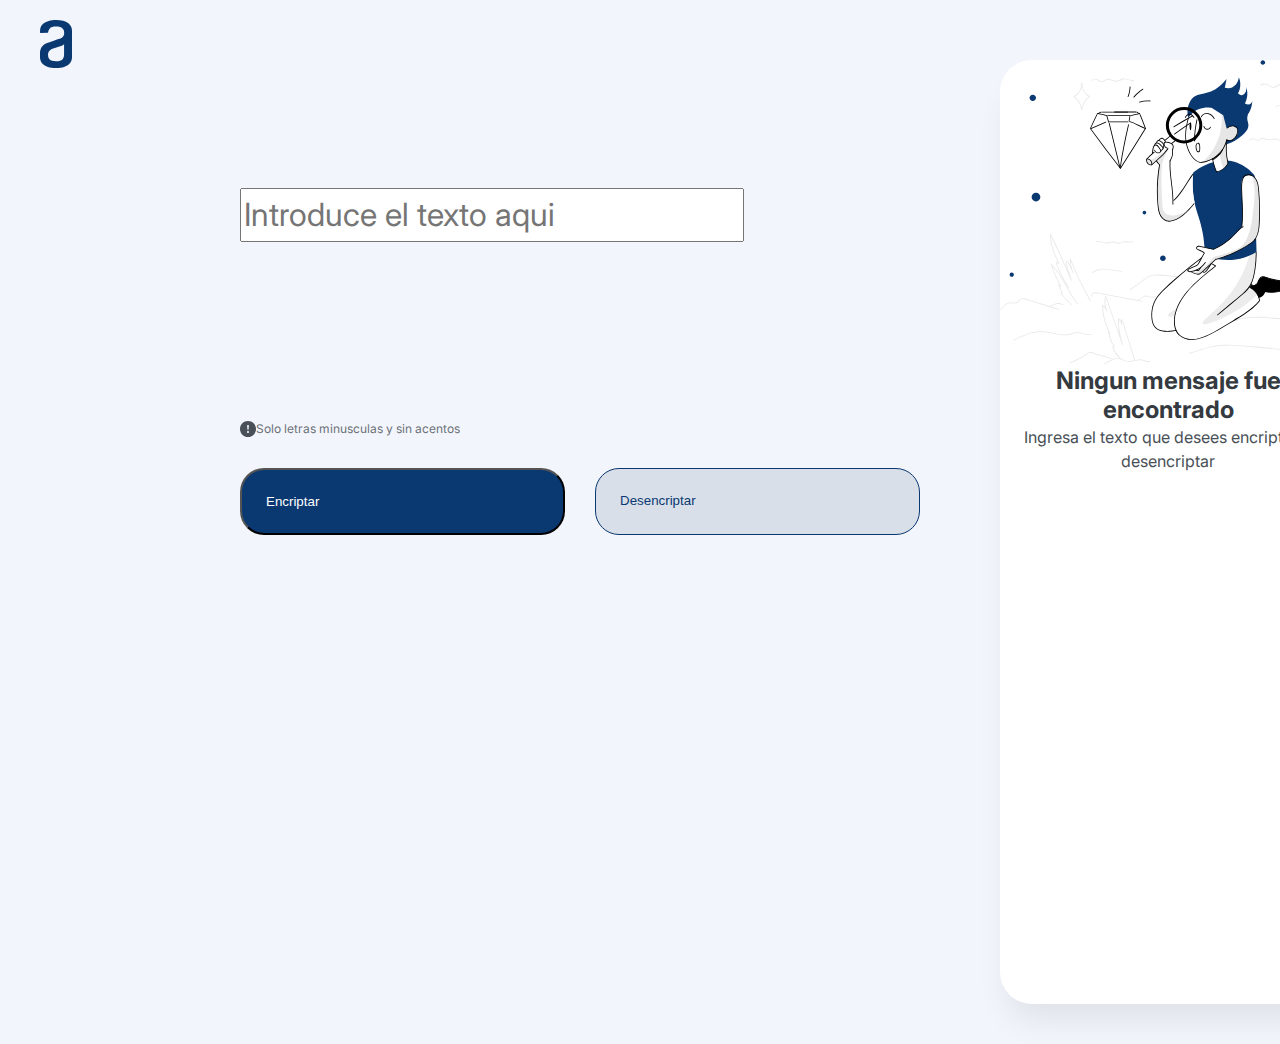
<file: index.html>
<!DOCTYPE html>
<html lang="es">

<head>
    <meta charset="UTF-8" />
    <meta http-equiv="X-UA-Compatible" content="IE=edge" />
    <meta name="viewport" content="width=device-width, initial-scale=1.0" />
    <link rel="icon" href="alura.svg" >
    <link rel="preconnect" href="https://fonts.googleapis.com" />
    <link rel="preconnect" href="https://fonts.gstatic.com" crossorigin />
    <link href="https://fonts.googleapis.com/css2?family=Inter:wght@300&display=swap" rel="stylesheet" />
    <link rel="stylesheet" href="reset.css">
    <link rel="stylesheet" href="style.css" />
    <title>Reto Encriptador Alura</title>
</head>

<body>
    <header>
        <div class="Alura">
            <img src="alura.svg" alt="Logo Alura" />
        </div>
    </header>

    <div class="input">
        <label for="texto"></label>
        <input type="text" class="introducirtexto" placeholder="Introduce el texto aqui" id="textoInput" />
    </div>

    <div class="rectangulo1">
        <div class="muñeco">
            <img class="muñeco1" src="muñeco.svg" id="muñeco1" alt="muneñeco" />
        </div>
        <div class="posiciontexto1">
            <p class="texto1" id="texto1">Ningun mensaje fue encontrado</p>
            <div class="posiciontexto2">
                <p class="texto22" id="texto2">
                    Ingresa el texto que desees encriptar o desencriptar
                </p>
                <button class="botonCopiar" id="copiarTexto" type="button" onclick="copiarContenido()">Copiar Texto</button>
            </div>
        </div>
    </div>

    <div class="frame1">
        <img src="admiracion.svg" alt="signo de admiracion" />
        <p class="texto3"> Solo letras minusculas y sin acentos</p>
    </div>

    <div class="botones">
        <button class="boton1" onclick="encriptarTexto()" type="button">
            Encriptar
        </button>

        <button class="boton2" onclick="desencriptarTexto()" type="button">
            Desencriptar
        </button>
    </div>

    <script src="app.js"></script>
</body>

</html>
</file>
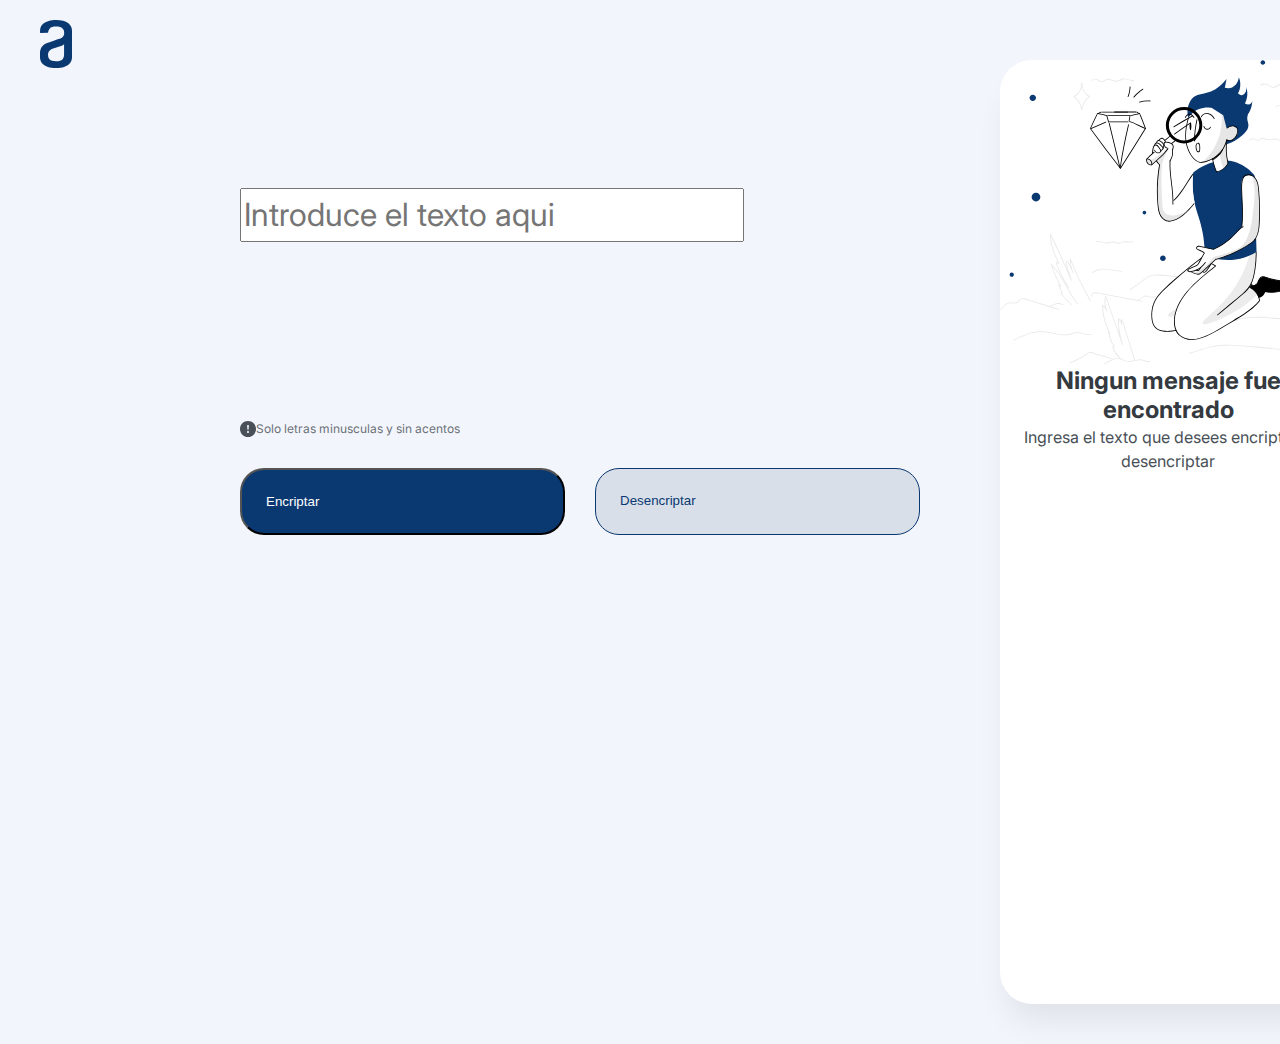
<file: Encriptador Alura/index.html>
<!DOCTYPE html>
<html lang="es">

<head>
    <meta charset="UTF-8" />
    <meta http-equiv="X-UA-Compatible" content="IE=edge" />
    <meta name="viewport" content="width=device-width, initial-scale=1.0" />
    <link rel="icon" href="/Encriptador Alura/alura.svg" >
    <link rel="preconnect" href="https://fonts.googleapis.com" />
    <link rel="preconnect" href="https://fonts.gstatic.com" crossorigin />
    <link href="https://fonts.googleapis.com/css2?family=Inter:wght@300&display=swap" rel="stylesheet" />
    <link rel="stylesheet" href="/Encriptador Alura/reset.css">
    <link rel="stylesheet" href="/Encriptador Alura/index.css" />
    <title>Reto Encriptador Alura</title>
</head>

<body>
    <header>
        <div class="Alura">
            <img src="/Encriptador Alura/alura.svg" alt="Logo Alura" />
        </div>
    </header>

    <div class="input">
        <label for="texto"></label>
        <input type="text" class="introducirtexto" placeholder="Introduce el texto aqui" id="textoInput" />
    </div>

    <div class="rectangulo1">
        <div class="muñeco">
            <img class="muñeco1" src="/Encriptador Alura/muñeco.svg" id="muñeco1" alt="muneñeco" />
        </div>
        <div class="posiciontexto1">
            <p class="texto1" id="texto1">Ningun mensaje fue encontrado</p>
            <div class="posiciontexto2">
                <p class="texto22" id="texto2">
                    Ingresa el texto que desees encriptar o desencriptar
                </p>
                <button class="botonCopiar" id="copiarTexto" type="button" onclick="copiarContenido()">Copiar Texto</button>
            </div>
        </div>
    </div>

    <div class="frame1">
        <img src="/Encriptador Alura/admiracion.svg" alt="signo de admiracion" />
        <p class="texto3"> Solo letras minusculas y sin acentos</p>
    </div>

    <div class="botones">
        <button class="boton1" onclick="encriptarTexto()" type="button">
            Encriptar
        </button>

        <button class="boton2" onclick="desencriptarTexto()" type="button">
            Desencriptar
        </button>
    </div>

    <script src="/Encriptador Alura/index.js"></script>
</body>

</html>
</file>
<file: style.css>
.Alura {
    position: static;
    width: 120px;
    height: 48px;
    left: 0px;
    top: 0px;
    margin-top: 20px;
    margin-left: 40px;


    /* Inside auto layout */


}

body {
    position: relative;
    width: 1440px;
    height: 1024px;

    /* Light blue/light-blue-100 */

    background: #F3F5FC;
}

.input {
    position: absolute;
    width: 577px;
    height: 48px;
    left: 240px;
    top: 168px;
}

input {
    font-family: 'Inter', sans-serif;
    font-style: normal;
    font-weight: 400;
    font-size: 32px;
    line-height: 150%;
    color: #0A3871;
}

.rectangulo1 {
    position: absolute;
    width: 400px;
    height: 944px;
    left: 1000px;
    top: 40px;

    /* White */

    background: #FFFFFF;
    /* shadow */

    box-shadow: 0px 24px 32px -8px rgba(0, 0, 0, 0.08);
    border-radius: 32px;
}

.posiciontexto1 {
    position: static;
    width: 336px;
    height: 58px;
    left: 0px;
    top: 0px;
}

.texto1 {
    font-family: 'Inter', sans-serif;
    font-style: normal;
    font-weight: 700;
    font-size: 24px;
    line-height: 120%;
    /* or 29px */

    text-align: center;

    /* Gray/gray-500 */

    color: #343A40;

}

.posiciontexto2 {
    position: static;
    width: 336px;
    height: 48px;
    left: 0px;
    top: 74px;
}

.texto22 {

    font-family: 'Inter', sans-serif;
    font-style: normal;
    font-weight: 400;
    font-size: 16px;
    line-height: 150%;
    /* or 24px */

    text-align: center;

    /* Gray/gray-400 */

    color: #495057;
}

.botonCopiar{
    margin-left: 33%;
    margin-top: 90%;
    padding: 24px;
    width: 40%;
    height: 10%;
    background: #D8DFE8;
    border-radius: 24px;
    text-align: center;
    display: none;
}

.frame1 {
    display: flex;
    flex-direction: row;
    align-items: center;
    padding: 0px;

    position: absolute;
    width: 229px;
    height: 18px;
    left: 240px;
    top: 400px;

}

.texto3 {

    position: static;
    width: 205px;
    height: 18px;
    left: 24px;
    top: 0px;

    font-family: 'Inter';
    font-weight: bold;
    font-style: normal;
    font-weight: 400;
    font-size: 12px;
    line-height: 150%;
    /* identical to box height, or 18px */


    /* Gray/gray-400 */

    color: #495057;

    opacity: 0.8;

}

.botones {
    display: flex;
    flex-direction: row;
    align-items: flex-start;
    padding: 0px;
    

    position: inherit;
    width: 680px;
    height: 67px;
    left: 240px;
    top: 400px;
}

.boton1 {
    text-align: center;
    display: flex;
    flex-direction: row;
    align-items: flex-start;
    padding: 24px;

    position: static;
    width: 328px;
    height: 67px;
    left: 0px;
    top: 0px;
    margin-right: 30px;

    /* Dark blue/dark-blue-300 */

    background: #0A3871;
    border-radius: 24px;
    color: #FFFFFF;
}

.boton2 {
    display: flex;
    flex-direction: row;
    align-items: flex-start;
    padding: 24px;

    position: static;
    width: 328px;
    height: 67px;
    left: 500px;
    top: 0px;
    text-align: center;
    color: #0A3871;

    /* Light gray */

    background: #D8DFE8;
    /* Dark blue/dark-blue-300 */

    border: 1px solid #0A3871;
    box-sizing: border-box;
    border-radius: 24px;

}

@media screen and (max-width: 770px) {
    .Alura {
        display: inherit;
        margin-left: 40px
    }

    .input {
        display: inherit;
        left: 0px;
        top: 100px;
        width: 1px;

    }

    .rectangulo1 {
        display: inherit;
        position: relative;
        left: 0px;
        top: 500px;
        width: 300px;
        height: 1500px;
    }

    .botonCopiar{
        display: block;
    }

    .frame1 {
        display: inherit;
        left: 0px;
    }

    .texto3 {
        display: inherit;
        margin-left: 20px;
        margin-top: -20px;

    }

    .botones {
        display: inherit;
    }

    .boton1 {
    display: inherit;    
    position: fixed;
    width: 150px;
    height: 30px;
    left: 0px;
    top: 500px;
    

    }

    .boton2 {
        display: inherit;
            position: fixed;
    width: 150px;
    height: 30px;
    left: 200px;
    top: 500px;
    }
}
    
@media screen and (max-width: 375px) {
    .Alura {
        display: inherit;
        margin-left: 40px
    }

    .input {
        display: inherit;
        left: 0px;
        top: 100px;
        width: 1px;

    }

    .rectangulo1 {
        display: inherit;
        position: relative;
        left: 0px;
        top: 500px;
        width: 300px;
        height: 1500px;
    }

    .botonCopiar{
        display: block;
    }

    .frame1 {
        display: inherit;
        left: 0px;
    }

    .texto3 {
        display: inherit;
        margin-left: 20px;
        margin-top: -20px;

    }

    .botones {
        display: inherit;
    }

    .boton1 {
    display: inherit;    
    position: fixed;
    width: 150px;
    height: 30px;
    left: 0px;
    top: 500px;
    

    }

    .boton2 {
        display: inherit;
            position: fixed;
    width: 150px;
    height: 30px;
    left: 200px;
    top: 500px;
    }
}
</file>
<file: Encriptador Alura/index.css>
.Alura {
    position: static;
    width: 120px;
    height: 48px;
    left: 0px;
    top: 0px;
    margin-top: 20px;
    margin-left: 40px;


    /* Inside auto layout */


}

body {
    position: relative;
    width: 1440px;
    height: 1024px;

    /* Light blue/light-blue-100 */

    background: #F3F5FC;
}

.input {
    position: absolute;
    width: 577px;
    height: 48px;
    left: 240px;
    top: 168px;
}

input {
    font-family: 'Inter', sans-serif;
    font-style: normal;
    font-weight: 400;
    font-size: 32px;
    line-height: 150%;
    color: #0A3871;
}

.rectangulo1 {
    position: absolute;
    width: 400px;
    height: 944px;
    left: 1000px;
    top: 40px;

    /* White */

    background: #FFFFFF;
    /* shadow */

    box-shadow: 0px 24px 32px -8px rgba(0, 0, 0, 0.08);
    border-radius: 32px;
}

.posiciontexto1 {
    position: static;
    width: 336px;
    height: 58px;
    left: 0px;
    top: 0px;
}

.texto1 {
    font-family: 'Inter', sans-serif;
    font-style: normal;
    font-weight: 700;
    font-size: 24px;
    line-height: 120%;
    /* or 29px */

    text-align: center;

    /* Gray/gray-500 */

    color: #343A40;

}

.posiciontexto2 {
    position: static;
    width: 336px;
    height: 48px;
    left: 0px;
    top: 74px;
}

.texto22 {

    font-family: 'Inter', sans-serif;
    font-style: normal;
    font-weight: 400;
    font-size: 16px;
    line-height: 150%;
    /* or 24px */

    text-align: center;

    /* Gray/gray-400 */

    color: #495057;
}

.botonCopiar{
    margin-left: 33%;
    margin-top: 90%;
    padding: 24px;
    width: 40%;
    height: 10%;
    background: #D8DFE8;
    border-radius: 24px;
    text-align: center;
    display: none;
}

.frame1 {
    display: flex;
    flex-direction: row;
    align-items: center;
    padding: 0px;

    position: absolute;
    width: 229px;
    height: 18px;
    left: 240px;
    top: 400px;

}

.texto3 {

    position: static;
    width: 205px;
    height: 18px;
    left: 24px;
    top: 0px;

    font-family: 'Inter';
    font-weight: bold;
    font-style: normal;
    font-weight: 400;
    font-size: 12px;
    line-height: 150%;
    /* identical to box height, or 18px */


    /* Gray/gray-400 */

    color: #495057;

    opacity: 0.8;

}

.botones {
    display: flex;
    flex-direction: row;
    align-items: flex-start;
    padding: 0px;
    

    position: inherit;
    width: 680px;
    height: 67px;
    left: 240px;
    top: 400px;
}

.boton1 {
    text-align: center;
    display: flex;
    flex-direction: row;
    align-items: flex-start;
    padding: 24px;

    position: static;
    width: 328px;
    height: 67px;
    left: 0px;
    top: 0px;
    margin-right: 30px;

    /* Dark blue/dark-blue-300 */

    background: #0A3871;
    border-radius: 24px;
    color: #FFFFFF;
}

.boton2 {
    display: flex;
    flex-direction: row;
    align-items: flex-start;
    padding: 24px;

    position: static;
    width: 328px;
    height: 67px;
    left: 500px;
    top: 0px;
    text-align: center;
    color: #0A3871;

    /* Light gray */

    background: #D8DFE8;
    /* Dark blue/dark-blue-300 */

    border: 1px solid #0A3871;
    box-sizing: border-box;
    border-radius: 24px;

}

@media screen and (max-width: 770px) {
    .Alura {
        display: inherit;
        margin-left: 40px
    }

    .input {
        display: inherit;
        left: 0px;
        top: 100px;
        width: 1px;

    }

    .rectangulo1 {
        display: inherit;
        position: relative;
        left: 0px;
        top: 500px;
        width: 300px;
        height: 1500px;
    }

    .botonCopiar{
        display: block;
    }

    .frame1 {
        display: inherit;
        left: 0px;
    }

    .texto3 {
        display: inherit;
        margin-left: 20px;
        margin-top: -20px;

    }

    .botones {
        display: inherit;
    }

    .boton1 {
    display: inherit;    
    position: fixed;
    width: 150px;
    height: 30px;
    left: 0px;
    top: 500px;
    

    }

    .boton2 {
        display: inherit;
            position: fixed;
    width: 150px;
    height: 30px;
    left: 200px;
    top: 500px;
    }
}
    
@media screen and (max-width: 375px) {
    .Alura {
        display: inherit;
        margin-left: 40px
    }

    .input {
        display: inherit;
        left: 0px;
        top: 100px;
        width: 1px;

    }

    .rectangulo1 {
        display: inherit;
        position: relative;
        left: 0px;
        top: 500px;
        width: 300px;
        height: 1500px;
    }

    .botonCopiar{
        display: block;
    }

    .frame1 {
        display: inherit;
        left: 0px;
    }

    .texto3 {
        display: inherit;
        margin-left: 20px;
        margin-top: -20px;

    }

    .botones {
        display: inherit;
    }

    .boton1 {
    display: inherit;    
    position: fixed;
    width: 150px;
    height: 30px;
    left: 0px;
    top: 500px;
    

    }

    .boton2 {
        display: inherit;
            position: fixed;
    width: 150px;
    height: 30px;
    left: 200px;
    top: 500px;
    }
}
</file>
